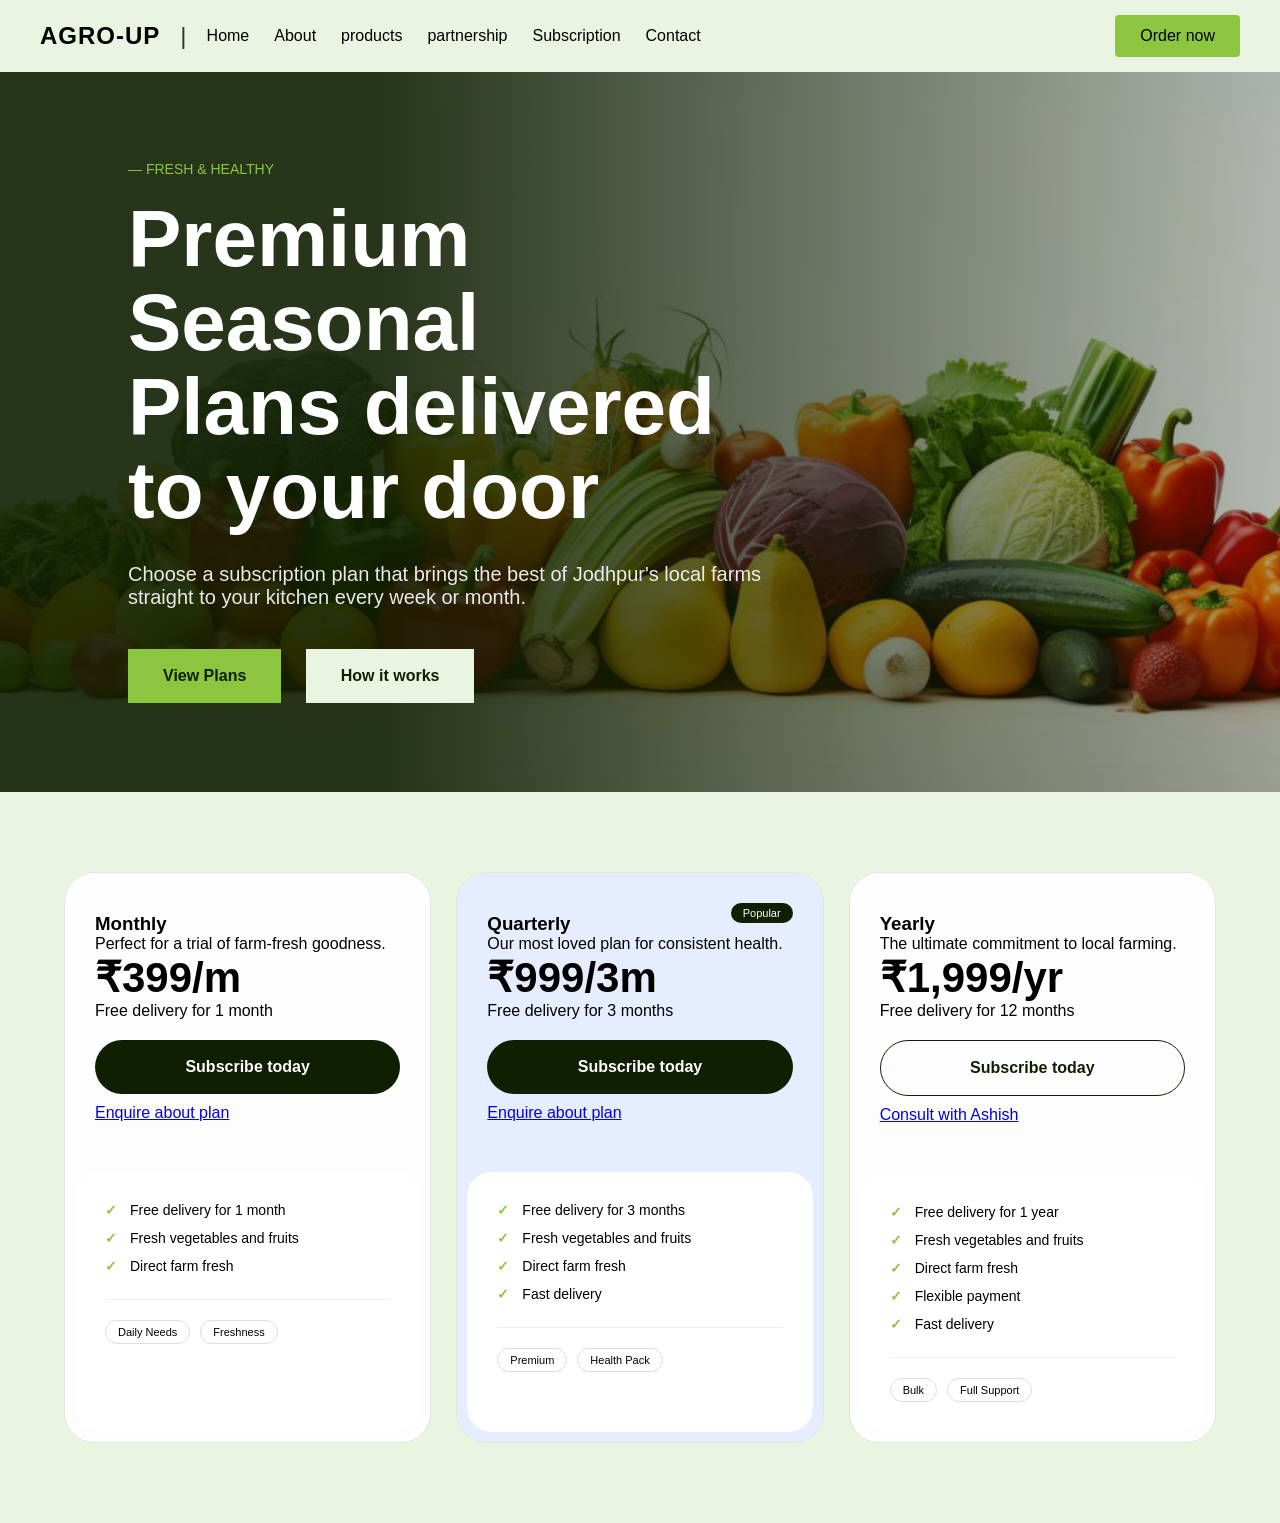
<file: subscription.html>
<!DOCTYPE html>
<html lang="en">
<head>
    <meta charset="UTF-8">
    <meta name="viewport" content="width=device-width, initial-scale=1.0">
    <title>Subscription - AGRO-UP</title>
    <link rel="stylesheet" href="stylesub.css">
</head>
<body>
    <header class="navbar">
        <div class="nav-left">
            <div class="logo">AGRO-UP</div>
            <span class="divider">|</span>
            <nav>
                <ul>
                    <li><a href="index.html">Home</a></li>
                    <li><a href="about2.html">About</a></li>
                    <li><a href="product.html">products</a></li>
                    <li><a href="farmer2.html">partnership</a></li>
                    <li><a href="subscription.html">Subscription</a></li> 
                    <li><a href="contact.html">Contact</a></li>
                </ul>
            </nav>
        </div>
        <div class="nav-right">
            <div class="social-icons">
                <a href="#"><i class="fab fa-facebook-f"></i></a>
                <a href="#"><i class="fab fa-instagram"></i></a>
            </div>
            <a href="#" class="cta-button">Order now</a>
        </div>
    </header>

    <section class="sub-hero">
        <div class="sub-hero-overlay">
            <div class="sub-hero-content">
                <span class="sub-hero-subtitle">— Fresh & Healthy</span>
                <h1 class="sub-hero-title">Premium Seasonal<br>Plans delivered<br>to your door</h1>
                <p class="sub-hero-description">
                    Choose a subscription plan that brings the best of Jodhpur's local farms 
                    straight to your kitchen every week or month.
                </p>
                <div class="sub-hero-buttons">
                    <a href="#subscription-plans" class="btn btn-primary">View Plans</a>
                    <a href="#" class="btn btn-secondary">How it works</a>
                </div>
            </div>
        </div>
    </section>

    <section id="subscription-plans" class="pricing-section">
        <div class="pricing-container">
            <div class="pricing-card">
                <div class="card-header">
                    <h3>Monthly</h3>
                    <p>Perfect for a trial of farm-fresh goodness.</p>
                    <div class="price">₹399<span>/m</span></div>
                    <p class="pause-text">Free delivery for 1 month</p>
                    <a href="#" class="plan-btn">Subscribe today</a>
                    <a href="#" class="book-call">Enquire about plan</a>
                </div>
                <div class="card-features">
                    <ul>
                        <li>Free delivery for 1 month</li>
                        <li>Fresh vegetables and fruits</li>
                        <li>Direct farm fresh</li>
                    </ul>
                    <div class="included-services">
                        <span>Daily Needs</span>
                        <span>Freshness</span>
                    </div>
                </div>
            </div>

            <div class="pricing-card featured">
                <div class="card-header">
                    <span class="popular-tag">Popular</span>
                    <h3>Quarterly</h3>
                    <p>Our most loved plan for consistent health.</p>
                    <div class="price">₹999<span>/3m</span></div>
                    <p class="pause-text">Free delivery for 3 months</p>
                    <a href="#" class="plan-btn dark">Subscribe today</a>
                    <a href="#" class="book-call">Enquire about plan</a>
                </div>
                <div class="card-features">
                    <ul>
                        <li>Free delivery for 3 months</li>
                        <li>Fresh vegetables and fruits</li>
                        <li>Direct farm fresh</li>
                        <li>Fast delivery</li>
                    </ul>
                    <div class="included-services">
                        <span>Premium</span>
                        <span>Health Pack</span>
                    </div>
                </div>
            </div>

            <div class="pricing-card">
                <div class="card-header">
                    <h3>Yearly</h3>
                    <p>The ultimate commitment to local farming.</p>
                    <div class="price">₹1,999<span>/yr</span></div>
                    <p class="pause-text">Free delivery for 12 months</p>
                    <a href="#" class="plan-btn outline">Subscribe today</a>
                    <a href="#" class="book-call">Consult with Ashish</a>
                </div>
                <div class="card-features">
                    <ul>
                        <li>Free delivery for 1 year</li>
                        <li>Fresh vegetables and fruits</li>
                        <li>Direct farm fresh</li>
                        <li>Flexible payment</li>
                        <li>Fast delivery</li>
                    </ul>
                    <div class="included-services">
                        <span>Bulk</span>
                        <span>Full Support</span>
                    </div>
                </div>
            </div>
        </div>
    </section>

    <script src="scriptsub.js"></script>
</body>
</html>
</file>
<file: stylesub.css>
/* General Reset */
* {
  margin: 0;
  padding: 0;
  box-sizing: border-box;
  font-family: 'Segoe UI', Tahoma, Geneva, Verdana, sans-serif;
}

/* Header Container */
.navbar {
  display: flex;
  justify-content: space-between;
  align-items: center;
  background-color: #E9F5E1; 
  padding: 15px 40px;
}

.nav-left {
  display: flex;
  align-items: center;
}

.logo {
  font-size: 24px;
  font-weight: bold;
  color: #000;
  letter-spacing: 1px;
}

.divider {
  margin: 0 20px;
  font-size: 24px;
  color: #333;
  font-weight: 300;
}

nav ul {
  display: flex;
  list-style: none;
}

nav ul li {
  margin-right: 25px;
}

nav ul li a {
  text-decoration: none;
  color: #000;
  font-size: 16px;
}

.nav-right {
  display: flex;
  align-items: center;
}

.social-icons a {
  margin-right: 15px;
  color: #000;
  font-size: 18px;
}

.cta-button {
  background-color: #8CC63F;
  color: #000;
  padding: 12px 25px;
  text-decoration: none;
  font-weight: 500;
  border-radius: 4px;
}

/* Hero Section */
.sub-hero {
  position: relative;
  height: 80vh;
  background: url('sub\ image.jpeg') no-repeat center center/cover;
  display: flex;
  align-items: center;
}

.sub-hero-overlay {
  position: absolute;
  top: 0;
  left: 0;
  width: 100%;
  height: 100%;
  background: linear-gradient(to right, rgba(16, 31, 1, 0.9) 30%, rgba(16, 31, 1, 0.3) 100%);
  display: flex;
  align-items: center;
  padding: 0 10%;
}

.sub-hero-content {
  max-width: 700px;
  color: white;
}

.sub-hero-subtitle {
  font-size: 14px;
  text-transform: uppercase;
  color: #8CC63F;
  display: block;
  margin-bottom: 20px;
}

.sub-hero-title {
  font-size: 80px;
  line-height: 1.05;
  font-weight: 800;
  margin-bottom: 30px;
}

.sub-hero-description {
  font-size: 20px;
  margin-bottom: 40px;
  opacity: 0.9;
}

.btn {
  padding: 18px 35px;
  text-decoration: none;
  font-weight: 700;
  display: inline-block;
}

.btn-primary { background-color: #8CC63F; color: #101F01; }
.btn-secondary { background-color: #E9F5E1; color: #101F01; margin-left: 20px;}

/* Pricing Section */
.pricing-section {
  background-color: #E9F5E1;
  padding: 80px 5%;
}

.pricing-container {
  display: grid;
  grid-template-columns: repeat(auto-fit, minmax(320px, 1fr));
  gap: 25px;
  max-width: 1200px;
  margin: 0 auto;
}

.pricing-card {
  background: #fdfdfd;
  border-radius: 30px;
  border: 1px solid #e2e8df;
  display: flex;
  flex-direction: column;
}

.pricing-card.featured {
  background-color: #e5edff;
}

.card-header {
  padding: 40px 30px;
  position: relative;
}

.popular-tag {
  position: absolute;
  top: 30px;
  right: 30px;
  background: #101F01;
  color: white;
  font-size: 11px;
  padding: 4px 12px;
  border-radius: 20px;
}

.price {
  font-size: 42px;
  font-weight: 800;
}

.plan-btn {
  display: block;
  text-align: center;
  padding: 18px;
  border-radius: 30px;
  text-decoration: none;
  font-weight: 700;
  background: #101F01;
  color: white;
  margin: 20px 0 10px;
}

.plan-btn.outline { background: transparent; border: 1px solid #101F01; color: #101F01; }

.card-features {
  background: white;
  margin: 10px;
  padding: 30px;
  border-radius: 25px;
  flex-grow: 1;
}

.card-features ul {
  list-style: none;
}

.card-features ul li {
  font-size: 14px;
  margin-bottom: 12px;
  position: relative;
  padding-left: 25px;
}

.card-features ul li::before {
  content: '✓';
  position: absolute;
  left: 0;
  color: #8CC63F;
  font-weight: bold;
}

.included-services {
  margin-top: 25px;
  padding-top: 20px;
  border-top: 1px solid #eee;
  display: flex;
  gap: 10px;
}

.included-services span {
  font-size: 11px;
  padding: 5px 12px;
  border: 1px solid #ddd;
  border-radius: 20px;
}

@media (max-width: 768px) {
  .sub-hero-title { font-size: 48px; }
  .btn-secondary { margin-left: 0; margin-top: 10px; }
}
</file>
